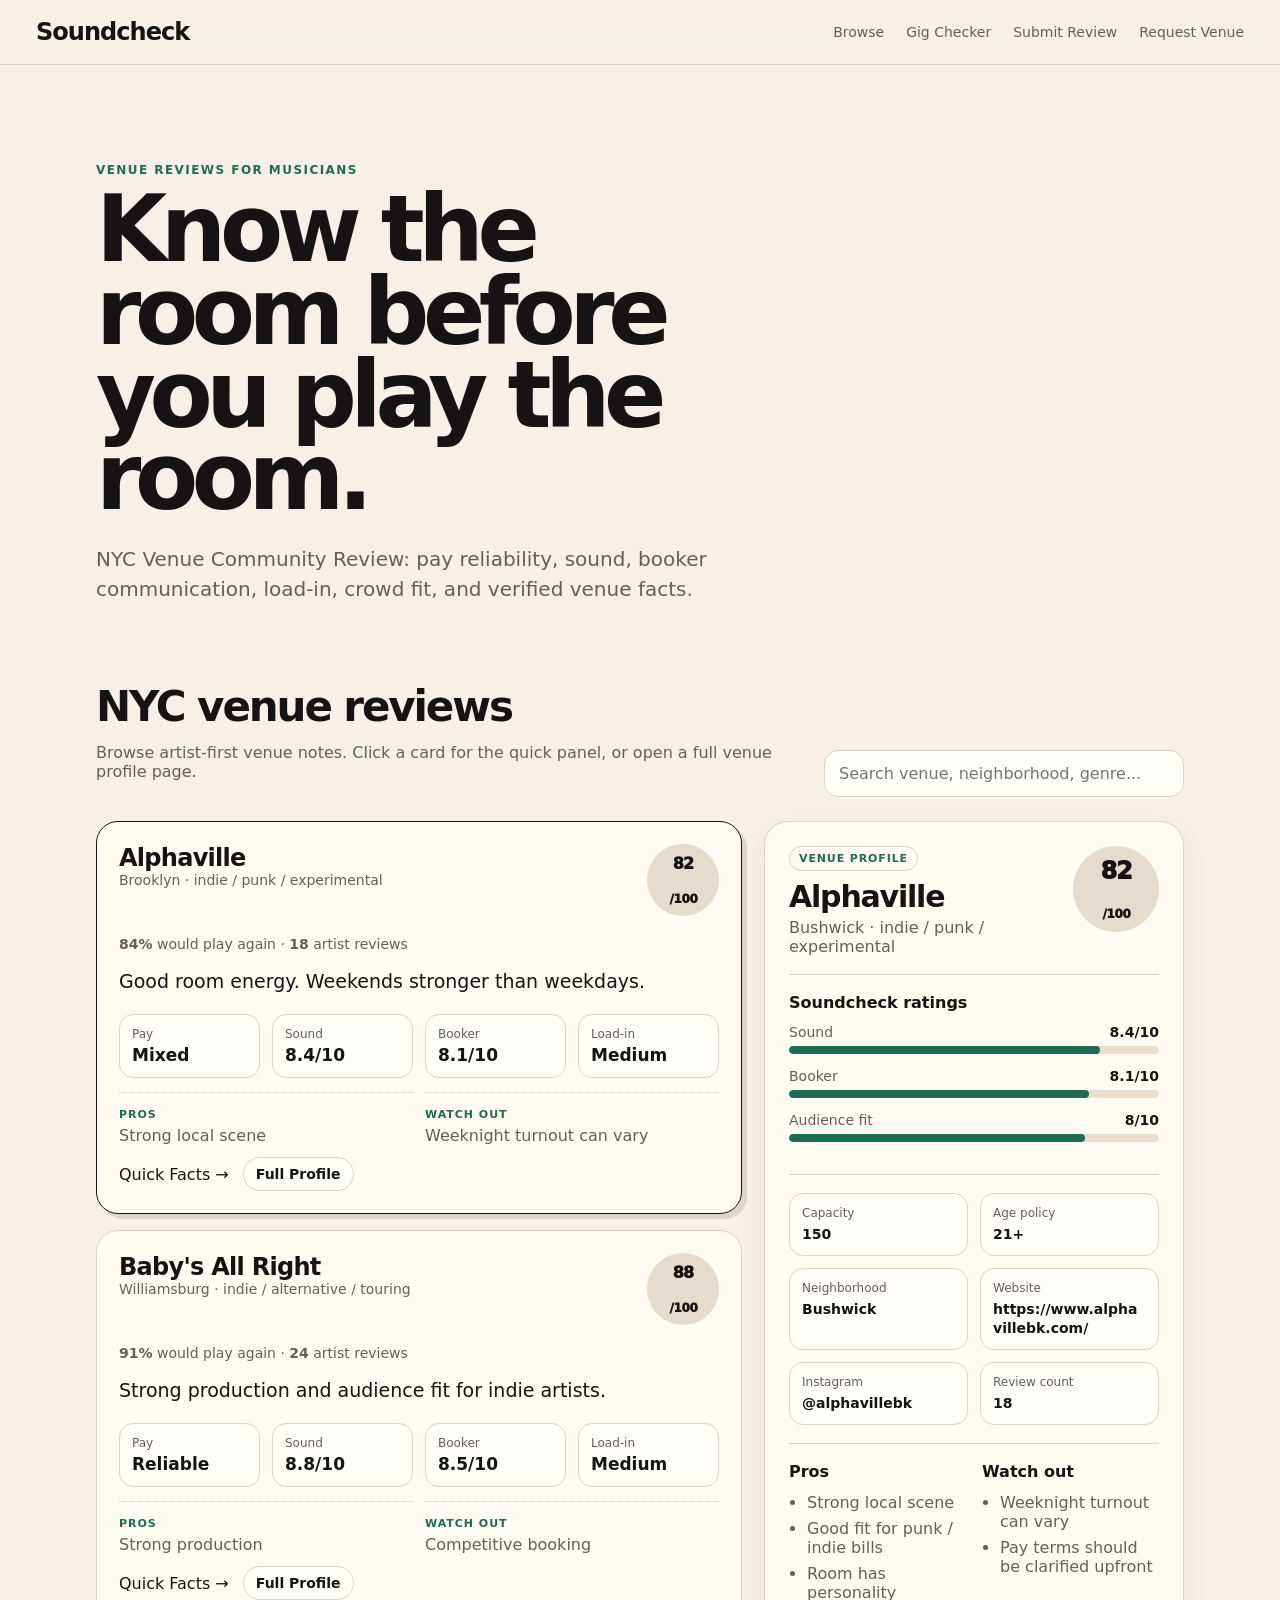
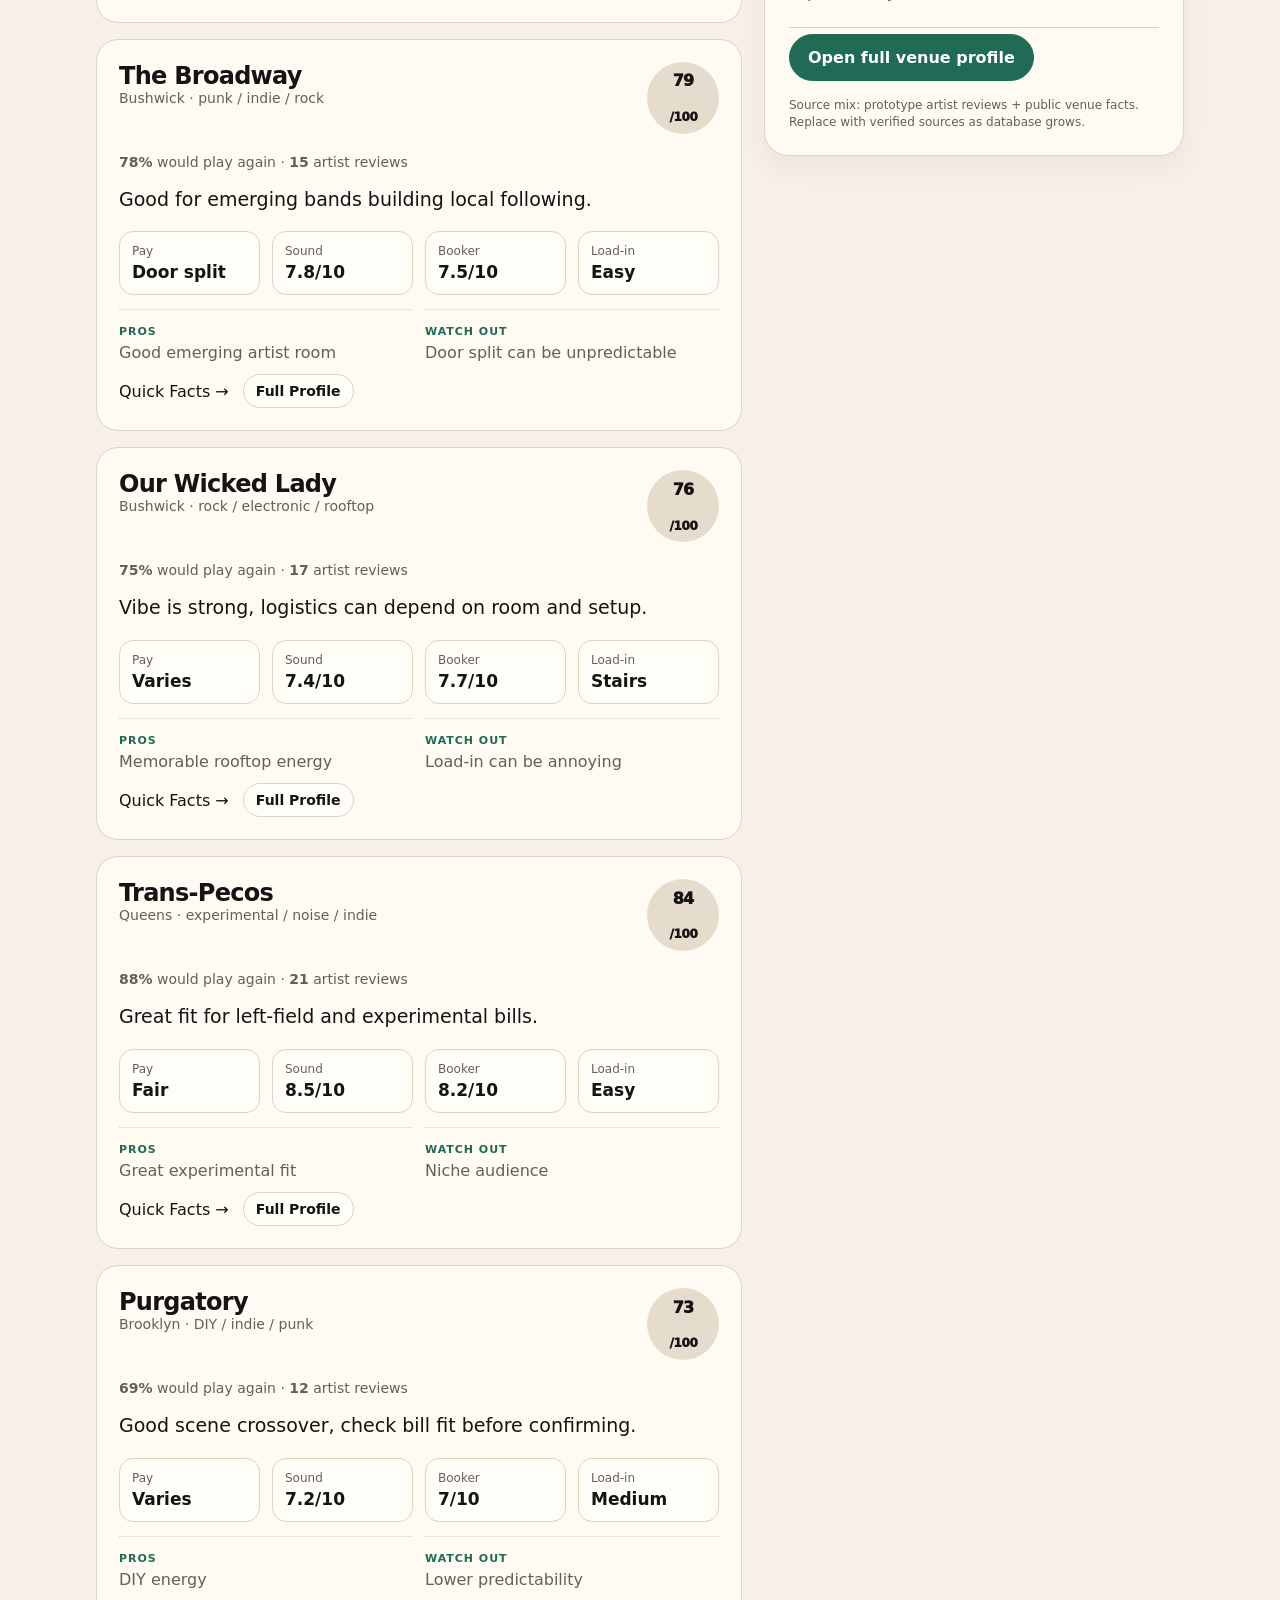
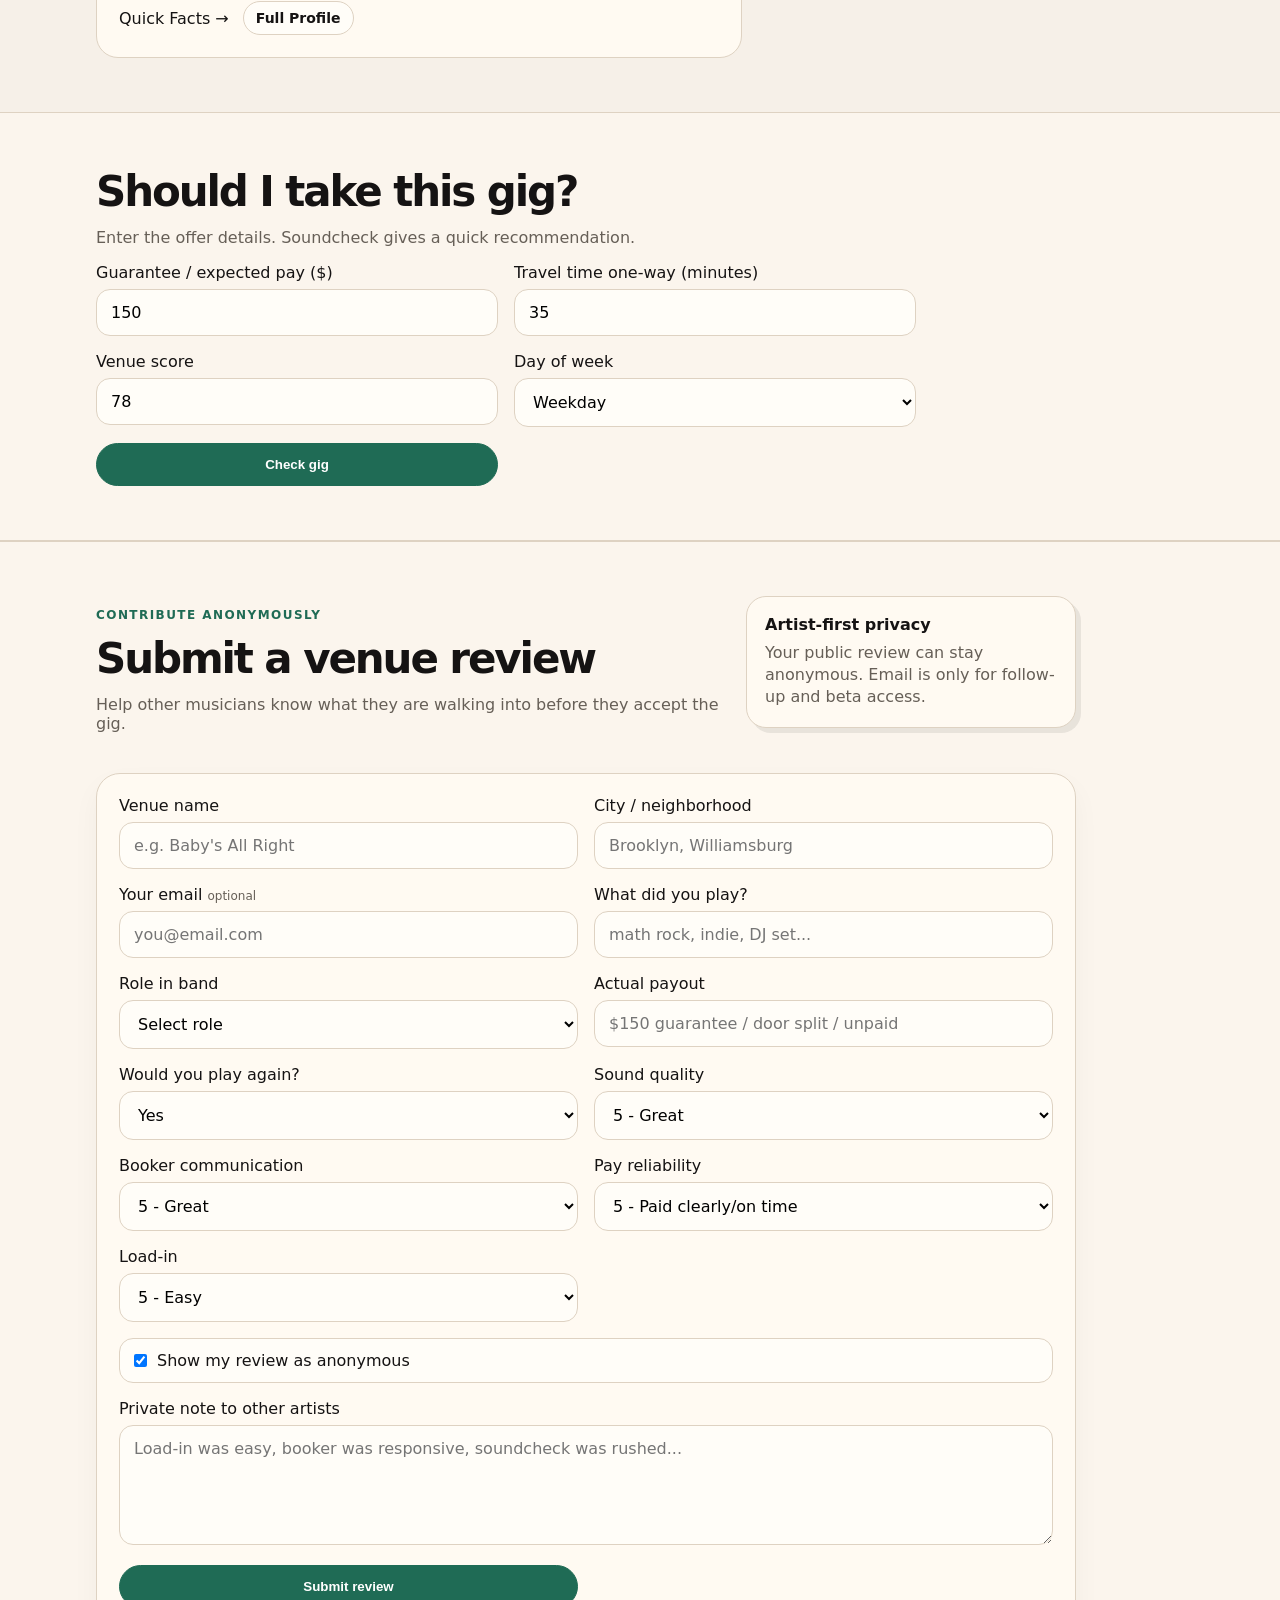
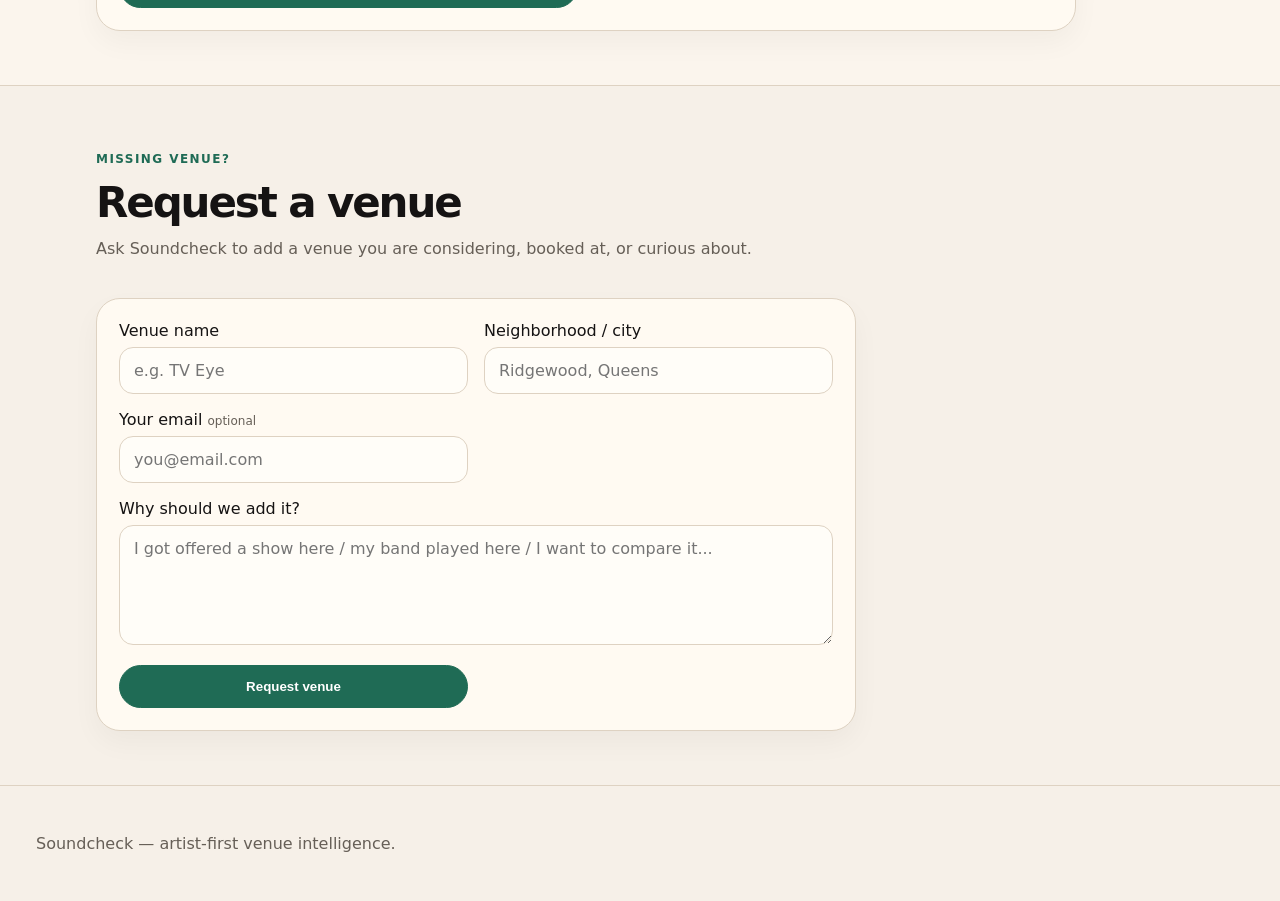
<file: index.html>
<!DOCTYPE html>
<html lang="en">
<head>
  <meta charset="UTF-8" />
  <meta name="viewport" content="width=device-width, initial-scale=1.0" />
  <title>Soundcheck — Know the room before you play the room</title>
  <link rel="stylesheet" href="styles.css" />
</head>
<body>
  <header class="nav">
    <div class="brand">Soundcheck</div>
    <nav>
      <a href="#venues">Browse</a>
      <a href="#gig-checker">Gig Checker</a>
      <a href="#submit">Submit Review</a>
      <a href="#request">Request Venue</a>
    </nav>
  </header>

  <section class="hero compact-hero">
    <div>
      <p class="eyebrow">Venue reviews for musicians</p>
      <h1>Know the room before you play the room.</h1>
      <p class="subhead">NYC Venue Community Review: pay reliability, sound, booker communication, load-in, crowd fit, and verified venue facts.</p>
    </div>
  </section>

  <section id="venues" class="section browse-section">
    <div class="section-header browse-header">
      <div>
        <h2>NYC venue reviews</h2>
        <p class="section-copy">Browse artist-first venue notes. Click a card for the quick panel, or open a full venue profile page.</p>
      </div>
      <input id="search" type="text" placeholder="Search venue, neighborhood, genre..." />
    </div>

    <div class="browse-layout">
      <div id="venueGrid" class="venue-list"></div>
      <aside id="venueFacts" class="facts-panel">
        <div class="panel-empty">
          <div class="panel-badge">Facts</div>
          <h3>Select a venue</h3>
          <p>Venue facts, review themes, and decision notes will appear here.</p>
        </div>
      </aside>
    </div>
  </section>

  <section id="gig-checker" class="section checker-section">
    <h2>Should I take this gig?</h2>
    <p class="section-copy">Enter the offer details. Soundcheck gives a quick recommendation.</p>
    <form id="gigForm" class="checker-form">
      <label>Guarantee / expected pay ($)<input id="pay" type="number" value="150" /></label>
      <label>Travel time one-way (minutes)<input id="travel" type="number" value="35" /></label>
      <label>Venue score<input id="venueScore" type="number" value="78" min="0" max="100" /></label>
      <label>Day of week
        <select id="day">
          <option value="weekday">Weekday</option>
          <option value="weekend">Weekend</option>
        </select>
      </label>
      <button class="button primary" type="submit">Check gig</button>
    </form>
    <div id="gigResult" class="result-card hidden"></div>
  </section>

  <section id="submit" class="section submit-section">
    <div class="form-intro">
      <div>
        <p class="eyebrow">Contribute anonymously</p>
        <h2>Submit a venue review</h2>
        <p class="section-copy">Help other musicians know what they are walking into before they accept the gig.</p>
      </div>
      <div class="privacy-card">
        <strong>Artist-first privacy</strong>
        <p>Your public review can stay anonymous. Email is only for follow-up and beta access.</p>
      </div>
    </div>

    <form id="reviewForm" class="review-form glass-form">
      <label>Venue name<input id="reviewVenue" type="text" placeholder="e.g. Baby's All Right" required /></label>
      <label>City / neighborhood<input id="reviewLocation" type="text" placeholder="Brooklyn, Williamsburg" /></label>
      <label>Your email <span class="optional">optional</span><input id="reviewEmail" type="email" placeholder="you@email.com" /></label>
      <label>What did you play?<input id="reviewGenre" type="text" placeholder="math rock, indie, DJ set..." /></label>
      <label>
        Role in band
        <select id="role">
          <option value="">Select role</option>
          <option>Vocalist</option>
          <option>Guitarist</option>
          <option>Bassist</option>
          <option>Drummer</option>
          <option>Keyboardist</option>
          <option>DJ</option>
          <option>Producer</option>
          <option>Band Leader</option>
          <option>Tour Manager</option>
          <option>Sound Engineer</option>
          <option>Other</option>
        </select>
      </label>
      <label>Actual payout<input id="reviewPayout" type="text" placeholder="$150 guarantee / door split / unpaid" /></label>
      <label>Would you play again?
        <select id="reviewAgain">
          <option>Yes</option>
          <option>Maybe</option>
          <option>No</option>
        </select>
      </label>
      <label>Sound quality
        <select id="reviewSound"><option>5 - Great</option><option>4 - Good</option><option>3 - Okay</option><option>2 - Rough</option><option>1 - Bad</option></select>
      </label>
      <label>Booker communication
        <select id="reviewBooker"><option>5 - Great</option><option>4 - Good</option><option>3 - Okay</option><option>2 - Rough</option><option>1 - Bad</option></select>
      </label>
      <label>Pay reliability
        <select id="reviewPay"><option>5 - Paid clearly/on time</option><option>4 - Mostly clear</option><option>3 - Mixed</option><option>2 - Unclear</option><option>1 - Problematic</option></select>
      </label>
      <label>Load-in
        <select id="reviewLoadin"><option>5 - Easy</option><option>4 - Fine</option><option>3 - Medium</option><option>2 - Annoying</option><option>1 - Bad</option></select>
      </label>

      <label class="checkbox-row"><input id="anonymous" type="checkbox" checked /> Show my review as anonymous</label>
      <label class="full-span">Private note to other artists<textarea id="reviewNote" placeholder="Load-in was easy, booker was responsive, soundcheck was rushed..."></textarea></label>
      <button class="button primary" type="submit">Submit review</button>
      <div id="reviewSuccess" class="inline-success hidden">Review saved in prototype mode. Next step: connect this to Airtable or Supabase.</div>
    </form>
  </section>

  <section id="request" class="section request-section">
    <div class="form-intro">
      <div>
        <p class="eyebrow">Missing venue?</p>
        <h2>Request a venue</h2>
        <p class="section-copy">Ask Soundcheck to add a venue you are considering, booked at, or curious about.</p>
      </div>
    </div>

    <form id="requestForm" class="request-form glass-form">
      <label>Venue name<input id="requestVenue" type="text" placeholder="e.g. TV Eye" required /></label>
      <label>Neighborhood / city<input id="requestLocation" type="text" placeholder="Ridgewood, Queens" /></label>
      <label>Your email <span class="optional">optional</span><input id="requestEmail" type="email" placeholder="you@email.com" /></label>
      <label>Why should we add it?<textarea id="requestReason" placeholder="I got offered a show here / my band played here / I want to compare it..."></textarea></label>
      <button class="button primary" type="submit">Request venue</button>
      <div id="requestSuccess" class="inline-success hidden">Venue request saved in prototype mode.</div>
    </form>
  </section>

  <footer>
    <p>Soundcheck — artist-first venue intelligence.</p>
  </footer>

  <script src="script.js"></script>
</body>
</html>
</file>
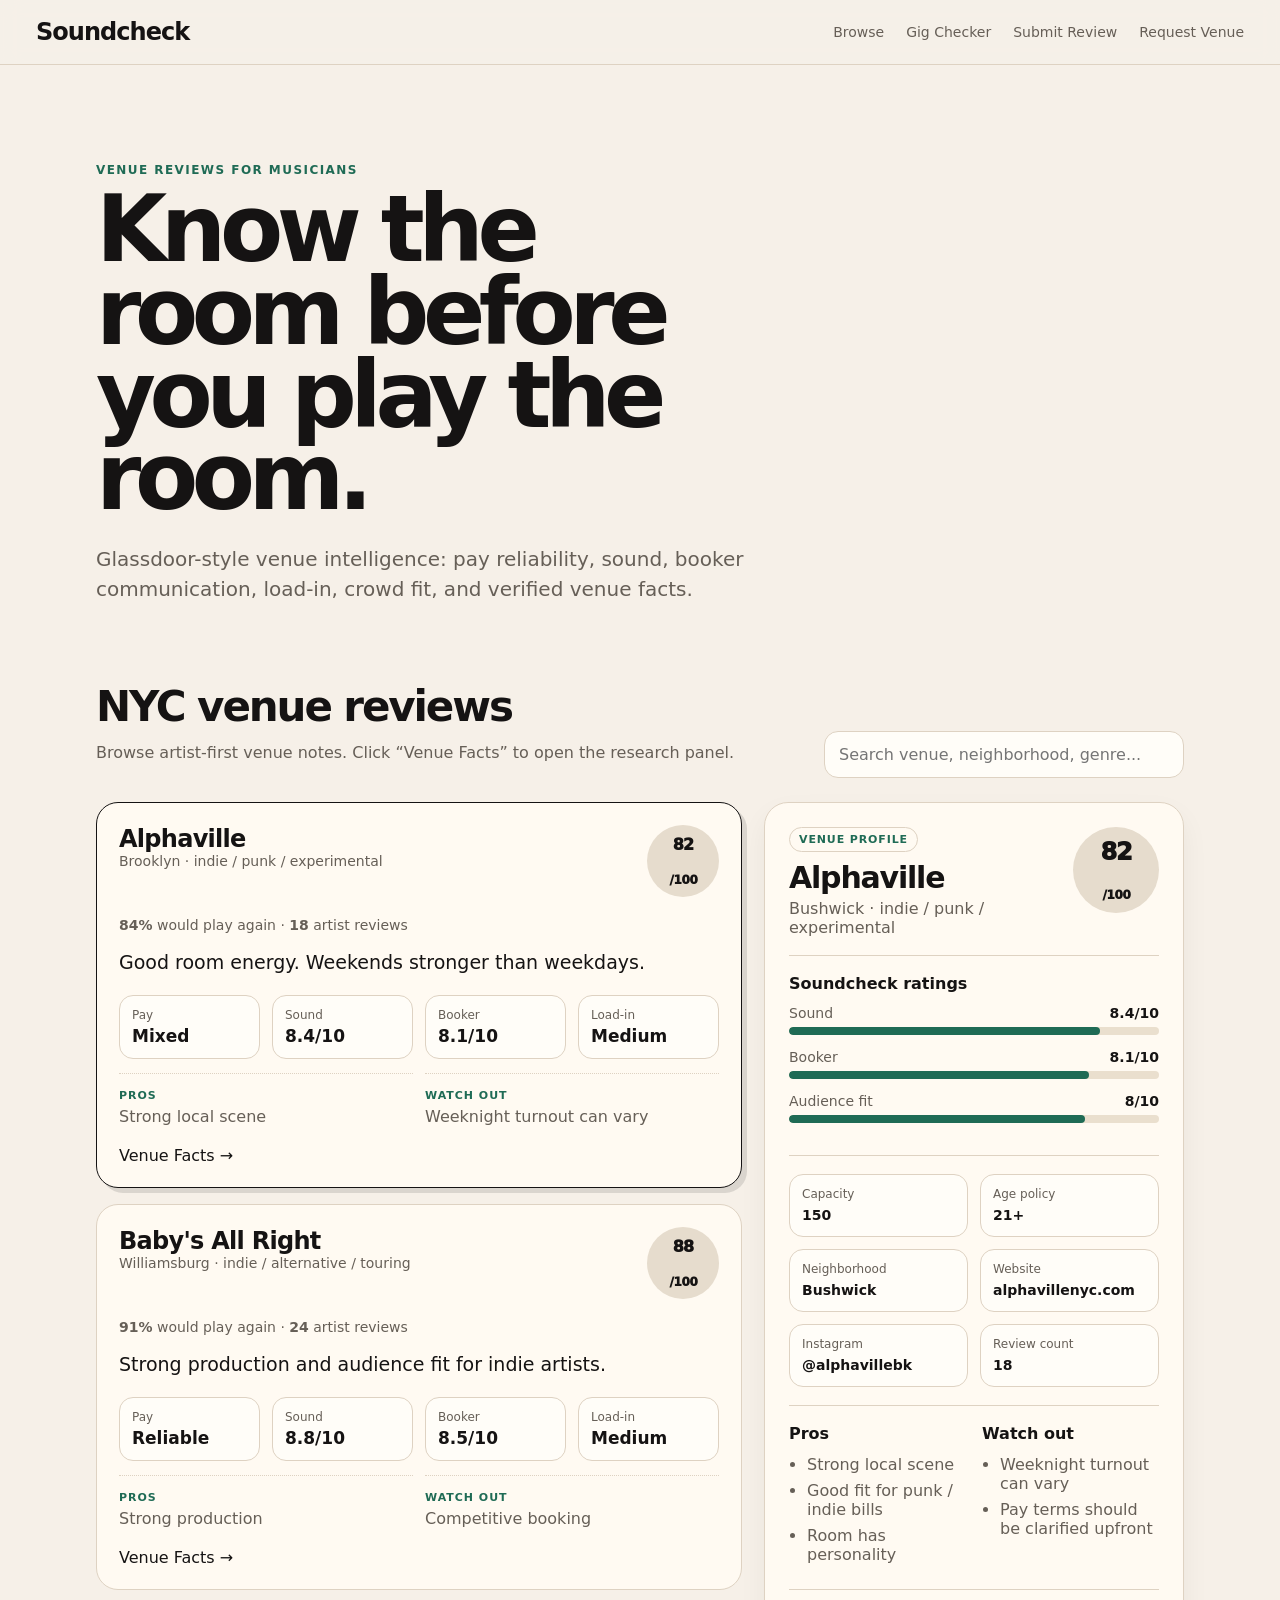
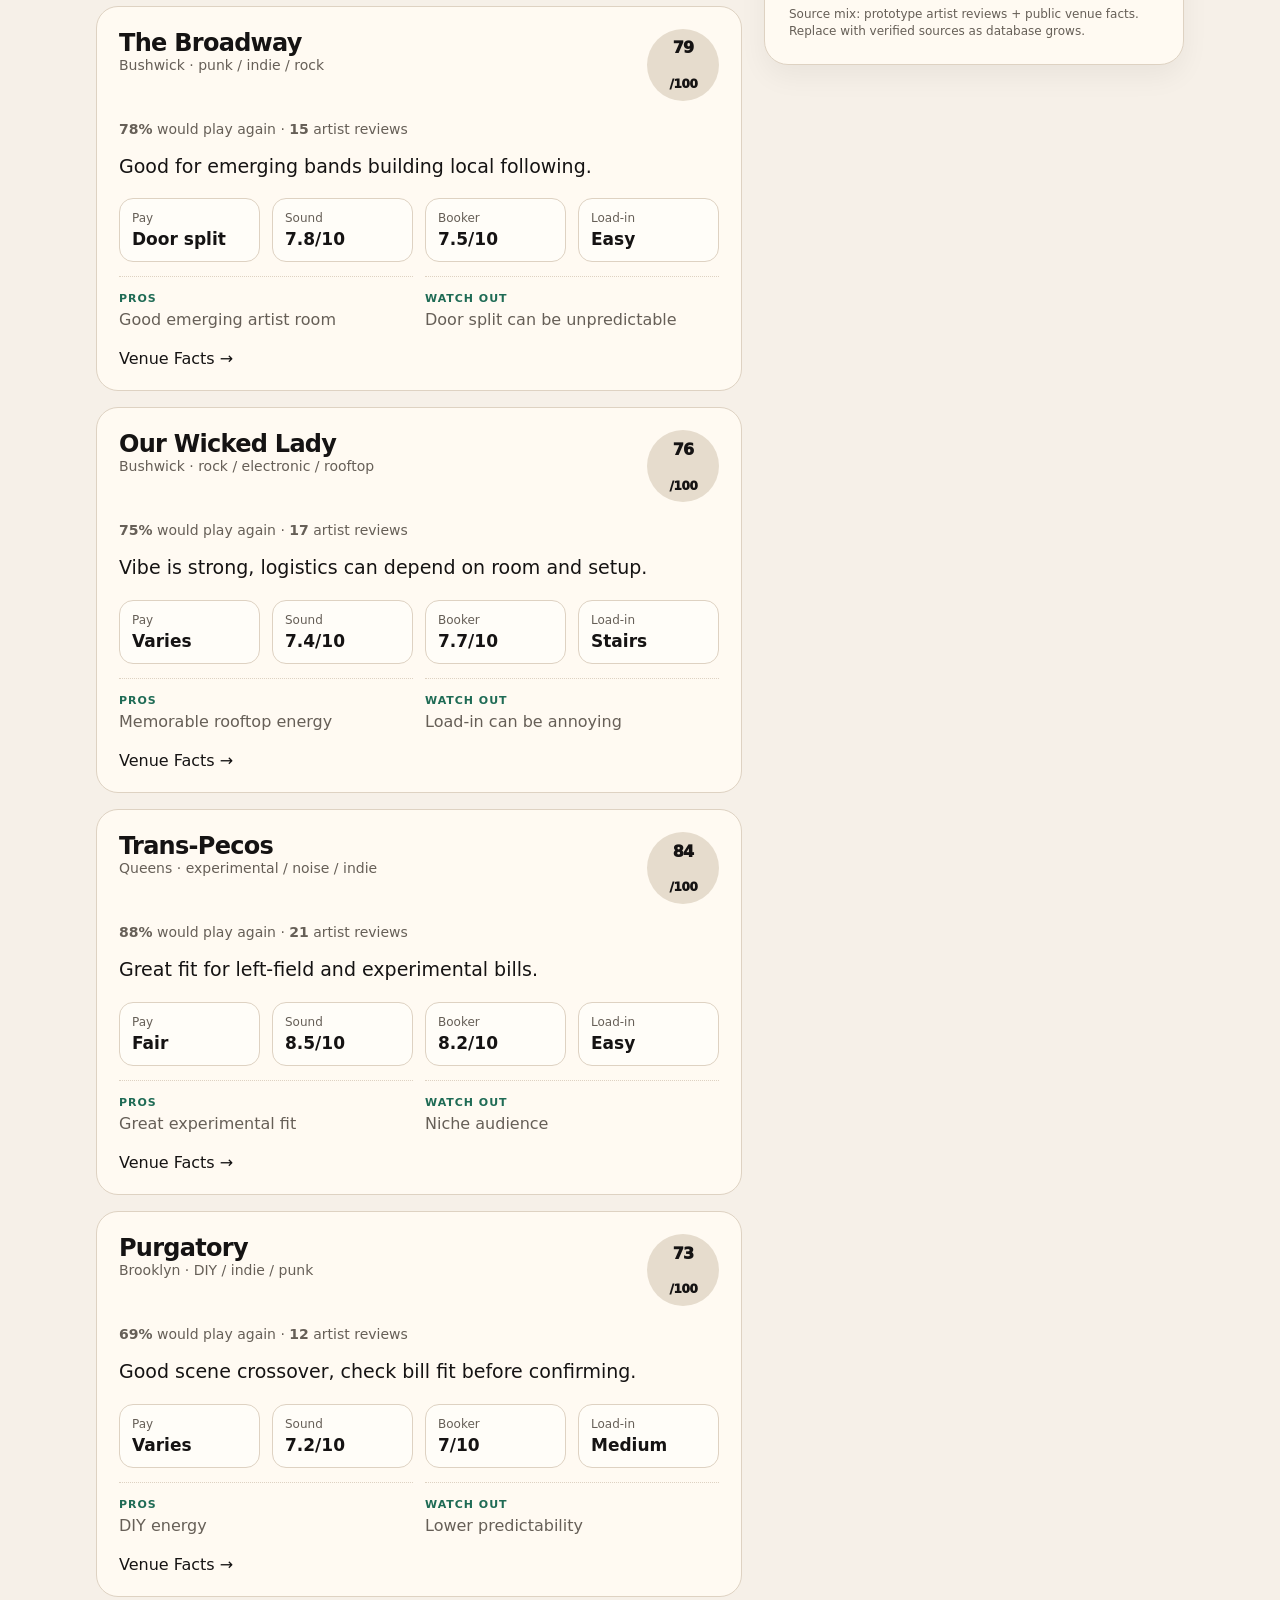
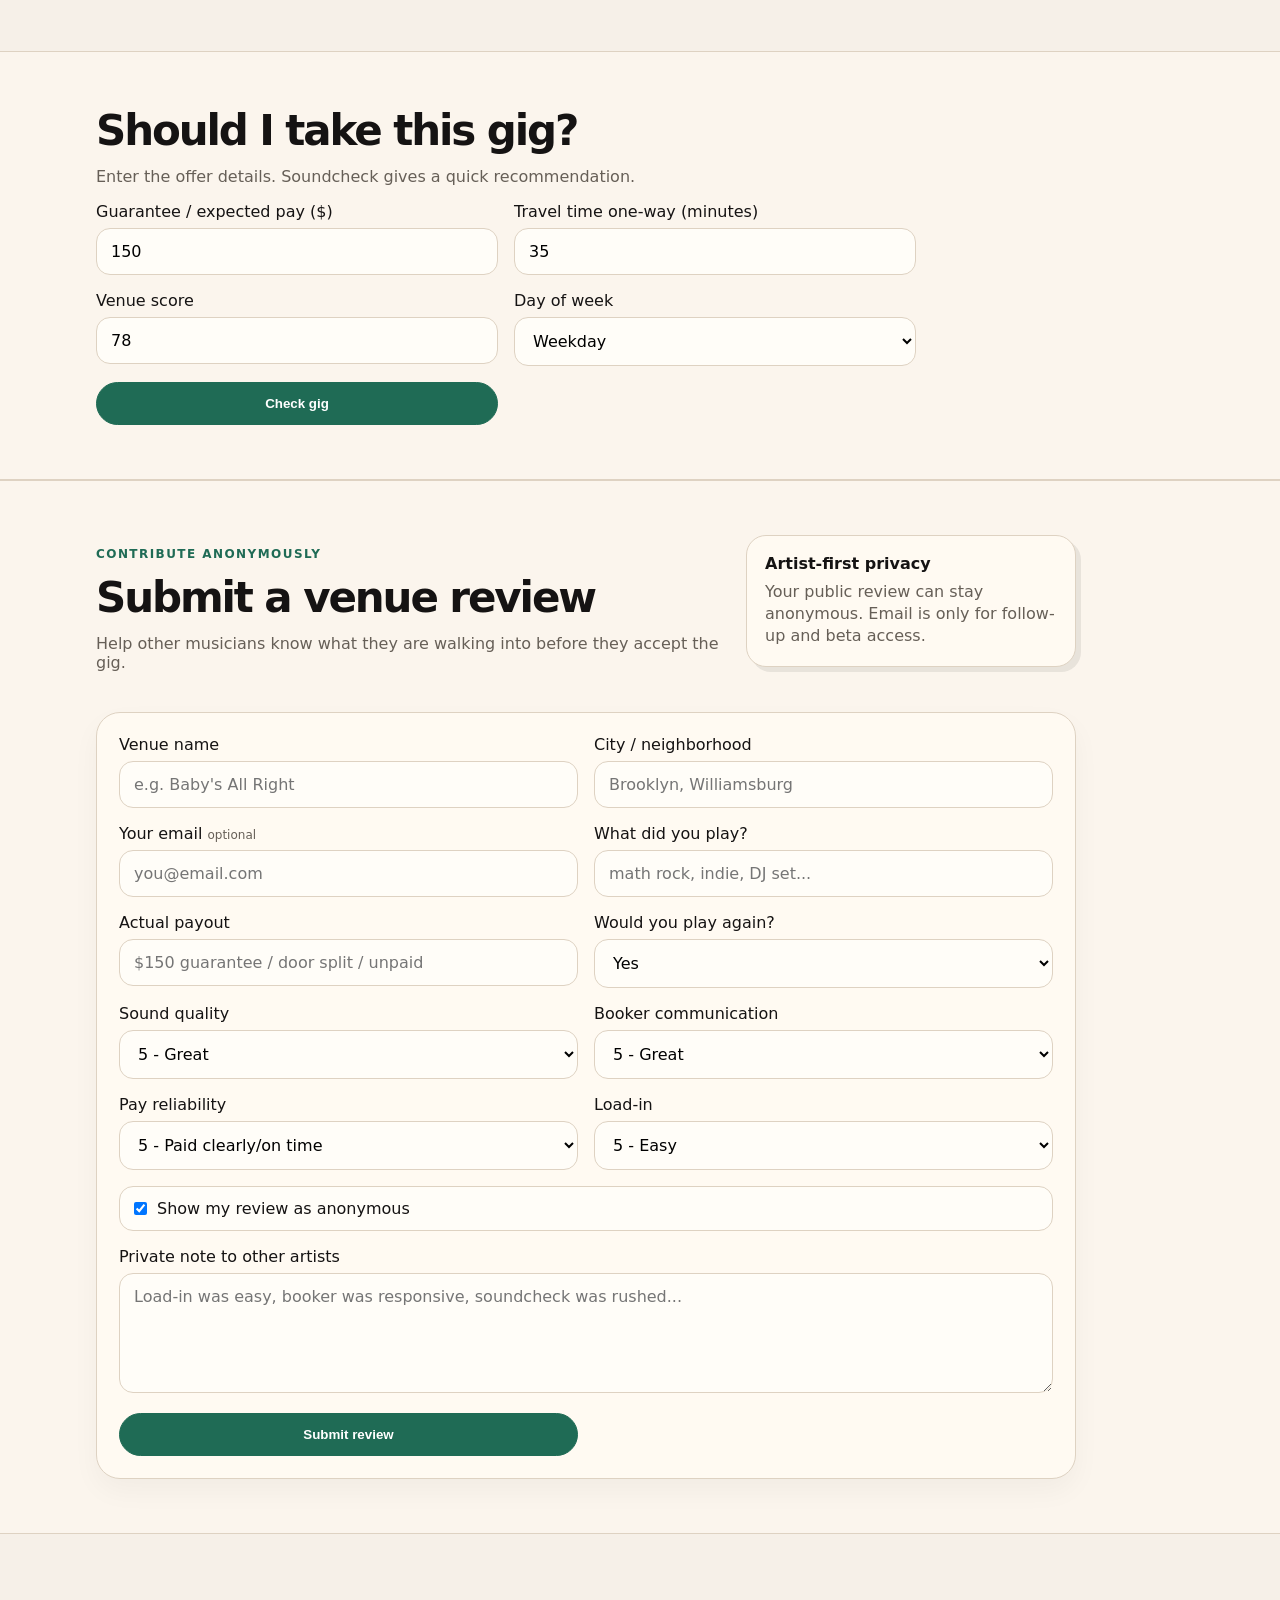
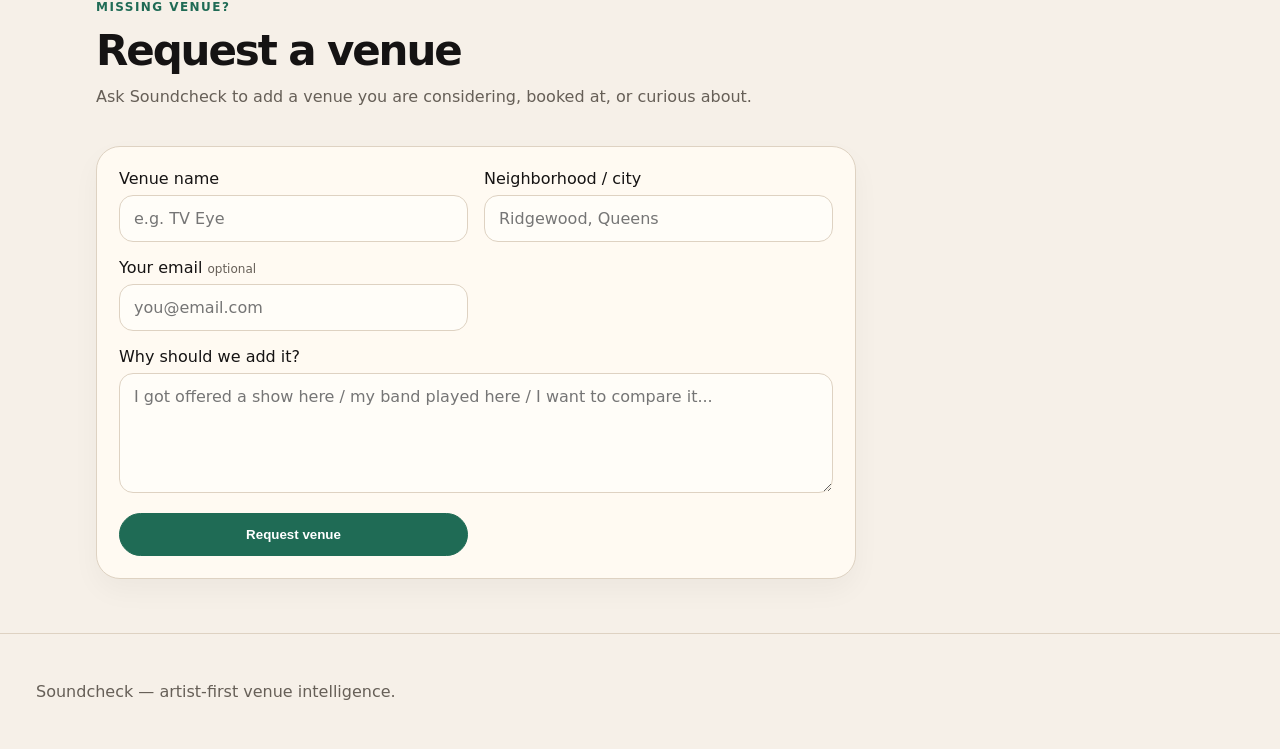
<file: mvp/index.html>
<!DOCTYPE html>
<html lang="en">
<head>
  <meta charset="UTF-8" />
  <meta name="viewport" content="width=device-width, initial-scale=1.0" />
  <title>Soundcheck — Know the room before you play the room</title>
  <link rel="stylesheet" href="styles.css" />
</head>
<body>
  <header class="nav">
    <div class="brand">Soundcheck</div>
    <nav>
      <a href="#venues">Browse</a>
      <a href="#gig-checker">Gig Checker</a>
      <a href="#submit">Submit Review</a>
      <a href="#request">Request Venue</a>
    </nav>
  </header>

  <section class="hero compact-hero">
    <div>
      <p class="eyebrow">Venue reviews for musicians</p>
      <h1>Know the room before you play the room.</h1>
      <p class="subhead">Glassdoor-style venue intelligence: pay reliability, sound, booker communication, load-in, crowd fit, and verified venue facts.</p>
    </div>
  </section>

  <section id="venues" class="section browse-section">
    <div class="section-header browse-header">
      <div>
        <h2>NYC venue reviews</h2>
        <p class="section-copy">Browse artist-first venue notes. Click “Venue Facts” to open the research panel.</p>
      </div>
      <input id="search" type="text" placeholder="Search venue, neighborhood, genre..." />
    </div>

    <div class="browse-layout">
      <div id="venueGrid" class="venue-list"></div>
      <aside id="venueFacts" class="facts-panel">
        <div class="panel-empty">
          <div class="panel-badge">Facts</div>
          <h3>Select a venue</h3>
          <p>Venue facts, review themes, and decision notes will appear here.</p>
        </div>
      </aside>
    </div>
  </section>

  <section id="gig-checker" class="section checker-section">
    <h2>Should I take this gig?</h2>
    <p class="section-copy">Enter the offer details. Soundcheck gives a quick recommendation.</p>
    <form id="gigForm" class="checker-form">
      <label>Guarantee / expected pay ($)<input id="pay" type="number" value="150" /></label>
      <label>Travel time one-way (minutes)<input id="travel" type="number" value="35" /></label>
      <label>Venue score<input id="venueScore" type="number" value="78" min="0" max="100" /></label>
      <label>Day of week
        <select id="day">
          <option value="weekday">Weekday</option>
          <option value="weekend">Weekend</option>
        </select>
      </label>
      <button class="button primary" type="submit">Check gig</button>
    </form>
    <div id="gigResult" class="result-card hidden"></div>
  </section>

  <section id="submit" class="section submit-section">
    <div class="form-intro">
      <div>
        <p class="eyebrow">Contribute anonymously</p>
        <h2>Submit a venue review</h2>
        <p class="section-copy">Help other musicians know what they are walking into before they accept the gig.</p>
      </div>
      <div class="privacy-card">
        <strong>Artist-first privacy</strong>
        <p>Your public review can stay anonymous. Email is only for follow-up and beta access.</p>
      </div>
    </div>

    <form id="reviewForm" class="review-form glass-form">
      <label>Venue name<input id="reviewVenue" type="text" placeholder="e.g. Baby's All Right" required /></label>
      <label>City / neighborhood<input id="reviewLocation" type="text" placeholder="Brooklyn, Williamsburg" /></label>
      <label>Your email <span class="optional">optional</span><input id="reviewEmail" type="email" placeholder="you@email.com" /></label>
      <label>What did you play?<input id="reviewGenre" type="text" placeholder="math rock, indie, DJ set..." /></label>

      <label>Actual payout<input id="reviewPayout" type="text" placeholder="$150 guarantee / door split / unpaid" /></label>
      <label>Would you play again?
        <select id="reviewAgain">
          <option>Yes</option>
          <option>Maybe</option>
          <option>No</option>
        </select>
      </label>
      <label>Sound quality
        <select id="reviewSound"><option>5 - Great</option><option>4 - Good</option><option>3 - Okay</option><option>2 - Rough</option><option>1 - Bad</option></select>
      </label>
      <label>Booker communication
        <select id="reviewBooker"><option>5 - Great</option><option>4 - Good</option><option>3 - Okay</option><option>2 - Rough</option><option>1 - Bad</option></select>
      </label>
      <label>Pay reliability
        <select id="reviewPay"><option>5 - Paid clearly/on time</option><option>4 - Mostly clear</option><option>3 - Mixed</option><option>2 - Unclear</option><option>1 - Problematic</option></select>
      </label>
      <label>Load-in
        <select id="reviewLoadin"><option>5 - Easy</option><option>4 - Fine</option><option>3 - Medium</option><option>2 - Annoying</option><option>1 - Bad</option></select>
      </label>

      <label class="checkbox-row"><input id="anonymous" type="checkbox" checked /> Show my review as anonymous</label>
      <label class="full-span">Private note to other artists<textarea id="reviewNote" placeholder="Load-in was easy, booker was responsive, soundcheck was rushed..."></textarea></label>
      <button class="button primary" type="submit">Submit review</button>
      <div id="reviewSuccess" class="inline-success hidden">Review saved in prototype mode. Next step: connect this to Airtable or Supabase.</div>
    </form>
  </section>

  <section id="request" class="section request-section">
    <div class="form-intro">
      <div>
        <p class="eyebrow">Missing venue?</p>
        <h2>Request a venue</h2>
        <p class="section-copy">Ask Soundcheck to add a venue you are considering, booked at, or curious about.</p>
      </div>
    </div>

    <form id="requestForm" class="request-form glass-form">
      <label>Venue name<input id="requestVenue" type="text" placeholder="e.g. TV Eye" required /></label>
      <label>Neighborhood / city<input id="requestLocation" type="text" placeholder="Ridgewood, Queens" /></label>
      <label>Your email <span class="optional">optional</span><input id="requestEmail" type="email" placeholder="you@email.com" /></label>
      <label>Why should we add it?<textarea id="requestReason" placeholder="I got offered a show here / my band played here / I want to compare it..."></textarea></label>
      <button class="button primary" type="submit">Request venue</button>
      <div id="requestSuccess" class="inline-success hidden">Venue request saved in prototype mode.</div>
    </form>
  </section>

  <footer>
    <p>Soundcheck — artist-first venue intelligence.</p>
  </footer>

  <script src="script.js"></script>
</body>
</html>
</file>
<file: styles.css>
:root {
  --bg: #f6f0e8;
  --ink: #151313;
  --muted: #665f57;
  --card: #fffaf2;
  --line: #ded2c2;
  --accent: #1f6b55;
  --accent-dark: #124334;
  --warning: #d88a24;
}
* { box-sizing: border-box; }
body { margin: 0; font-family: Inter, ui-sans-serif, system-ui, -apple-system, BlinkMacSystemFont, "Segoe UI", sans-serif; background: var(--bg); color: var(--ink); }
a { color: inherit; text-decoration: none; }
.nav { position: sticky; top: 0; z-index: 10; display: flex; justify-content: space-between; align-items: center; padding: 18px 36px; background: rgba(246,240,232,.9); backdrop-filter: blur(10px); border-bottom: 1px solid var(--line); }
.brand { font-weight: 900; font-size: 24px; letter-spacing: -0.04em; }
.nav nav { display: flex; gap: 22px; font-size: 14px; color: var(--muted); }
.hero { display: grid; grid-template-columns: 1.4fr .7fr; gap: 40px; align-items: center; padding: 86px 36px 70px; max-width: 1160px; margin: auto; }
.eyebrow { text-transform: uppercase; letter-spacing: .12em; font-size: 12px; font-weight: 800; color: var(--accent); }
h1 { font-size: clamp(48px, 8vw, 92px); line-height: .9; letter-spacing: -0.07em; margin: 12px 0 24px; }
.subhead { font-size: 20px; line-height: 1.5; color: var(--muted); max-width: 720px; }
.hero-actions { display: flex; gap: 14px; margin-top: 28px; flex-wrap: wrap; }
.button { border: 1px solid var(--ink); padding: 13px 18px; border-radius: 999px; font-weight: 800; cursor: pointer; display: inline-block; }
.primary { background: var(--accent); color: white; border-color: var(--accent); }
.primary:hover { background: var(--accent-dark); }
.secondary { background: transparent; }
.score-card { background: var(--card); border: 1px solid var(--line); border-radius: 28px; padding: 30px; box-shadow: 10px 10px 0 #151313; transform: rotate(1deg); }
.label { color: var(--muted); font-size: 13px; font-weight: 800; text-transform: uppercase; letter-spacing: .08em; }
.score { font-size: 96px; font-weight: 950; letter-spacing: -0.08em; color: var(--accent); }
.section { padding: 54px 36px; max-width: 1160px; margin: auto; }
.section-header { display: flex; justify-content: space-between; align-items: center; gap: 18px; margin-bottom: 24px; }
h2 { font-size: 42px; letter-spacing: -0.05em; margin: 0 0 12px; }
.section-copy { color: var(--muted); margin-top: 0; }
input, select, textarea { width: 100%; padding: 13px 14px; border: 1px solid var(--line); border-radius: 14px; background: #fffdf8; font: inherit; margin-top: 7px; }
#search { max-width: 360px; }
.venue-grid { display: grid; grid-template-columns: repeat(3, minmax(0,1fr)); gap: 18px; }
.venue-card { background: var(--card); border: 1px solid var(--line); border-radius: 22px; padding: 22px; display: flex; flex-direction: column; gap: 12px; }
.venue-top { display: flex; justify-content: space-between; gap: 12px; }
.venue-card h3 { font-size: 24px; margin: 0; letter-spacing: -0.03em; }
.pill { background: #e6dccd; padding: 7px 10px; border-radius: 999px; font-size: 12px; font-weight: 800; white-space: nowrap; }
.meta { color: var(--muted); font-size: 14px; }
.metrics { display: grid; gap: 8px; }
.metric { display: flex; justify-content: space-between; border-bottom: 1px dotted var(--line); padding-bottom: 6px; font-size: 14px; }
.checker-section, .submit-section { background: rgba(255,250,242,.55); border-top: 1px solid var(--line); border-bottom: 1px solid var(--line); max-width: none; padding-left: calc((100vw - 1160px)/2 + 36px); padding-right: calc((100vw - 1160px)/2 + 36px); }
.checker-form, .review-form { display: grid; grid-template-columns: repeat(2, minmax(0,1fr)); gap: 16px; max-width: 820px; }
.review-form label:last-of-type { grid-column: 1 / -1; }
textarea { min-height: 120px; }
.result-card { margin-top: 24px; max-width: 720px; background: var(--card); border: 1px solid var(--line); border-radius: 22px; padding: 22px; }
.result-card h3 { font-size: 32px; margin: 0 0 8px; }
.hidden { display: none; }
footer { padding: 32px 36px; color: var(--muted); border-top: 1px solid var(--line); }
@media (max-width: 800px) { .hero, .venue-grid, .checker-form, .review-form { grid-template-columns: 1fr; } .section-header { align-items: flex-start; flex-direction: column; } #search { max-width: 100%; } .nav { padding: 16px 20px; } .nav nav { display: none; } }

/* Glassdoor-style browse view */
.compact-hero { padding-bottom: 30px; }
.compact-hero h1 { max-width: 920px; }
.browse-section { padding-top: 28px; }
.browse-header { align-items: flex-end; }
.browse-layout { display: grid; grid-template-columns: minmax(0, 1fr) 420px; gap: 22px; align-items: start; }
.venue-list { display: grid; grid-template-columns: 1fr; gap: 16px; }
.glass-card { cursor: pointer; transition: transform .16s ease, border-color .16s ease, box-shadow .16s ease; }
.glass-card:hover { transform: translateY(-2px); border-color: #c7b9a6; box-shadow: 0 10px 22px rgba(21,19,19,.06); }
.glass-card.selected { border-color: var(--ink); box-shadow: 5px 5px 0 rgba(21,19,19,.12); }
.score-bubble { width: 72px; height: 72px; background: #e6dccd; border-radius: 50%; display: grid; place-items: center; font-weight: 950; letter-spacing: -0.05em; flex: 0 0 auto; }
.score-bubble span { font-size: 12px; letter-spacing: -0.03em; margin-left: 1px; }
.score-bubble.large { width: 86px; height: 86px; font-size: 24px; }
.review-summary { color: var(--muted); font-size: 14px; padding: 8px 0 2px; }
.venue-note { font-size: 19px; line-height: 1.25; margin: 4px 0 8px; max-width: 640px; }
.compact-metrics { grid-template-columns: repeat(4, minmax(0,1fr)); gap: 12px; }
.compact-metrics .metric { display: block; border-bottom: 0; background: #fffdf8; border: 1px solid var(--line); border-radius: 14px; padding: 12px; }
.compact-metrics .metric span { display: block; color: var(--muted); font-size: 12px; margin-bottom: 4px; }
.compact-metrics .metric strong { font-size: 17px; }
.pros-cons { display: grid; grid-template-columns: 1fr 1fr; gap: 12px; margin-top: 2px; }
.pros-cons > div { border-top: 1px dotted var(--line); padding-top: 10px; }
.pros-cons p { margin: 4px 0 0; color: var(--muted); }
.mini-label { font-size: 11px; text-transform: uppercase; letter-spacing: .09em; font-weight: 900; color: var(--accent); }
.facts-link { align-self: flex-start; border: 0; background: transparent; color: var(--ink); font-weight: 900; padding: 8px 0 0; cursor: pointer; font: inherit; }
.facts-link:hover { text-decoration: underline; }
.facts-panel { position: sticky; top: 82px; background: var(--card); border: 1px solid var(--line); border-radius: 24px; padding: 24px; min-height: 520px; box-shadow: 0 12px 28px rgba(21,19,19,.05); }
.panel-empty h3, .facts-panel h3 { font-size: 30px; letter-spacing: -0.04em; margin: 8px 0 4px; }
.panel-empty p, .panel-header p { color: var(--muted); margin: 0; }
.panel-badge { display: inline-block; border: 1px solid var(--line); border-radius: 999px; padding: 5px 9px; font-size: 11px; font-weight: 900; text-transform: uppercase; letter-spacing: .08em; color: var(--accent); }
.panel-header { display: flex; justify-content: space-between; gap: 16px; padding-bottom: 18px; border-bottom: 1px solid var(--line); }
.panel-section { padding: 18px 0; border-bottom: 1px solid var(--line); }
.panel-section:last-child { border-bottom: 0; }
.panel-section h4 { margin: 0 0 12px; font-size: 16px; }
.rating-row { margin-bottom: 14px; }
.rating-label { display: flex; justify-content: space-between; font-size: 14px; margin-bottom: 6px; }
.rating-label span { color: var(--muted); }
.rating-track { height: 8px; border-radius: 999px; background: #eadfce; overflow: hidden; }
.rating-fill { height: 100%; border-radius: 999px; background: var(--accent); }
.fact-grid { display: grid; grid-template-columns: 1fr 1fr; gap: 12px; }
.fact-grid div { background: #fffdf8; border: 1px solid var(--line); border-radius: 14px; padding: 12px; }
.fact-grid span { display: block; color: var(--muted); font-size: 12px; margin-bottom: 4px; }
.fact-grid strong { font-size: 14px; overflow-wrap: anywhere; }
.two-col { display: grid; grid-template-columns: 1fr 1fr; gap: 16px; }
.two-col ul { margin: 0; padding-left: 18px; color: var(--muted); }
.two-col li { margin-bottom: 7px; }
.source-note { color: var(--muted); font-size: 12px; padding-top: 16px; line-height: 1.4; }

@media (max-width: 980px) {
  .browse-layout { grid-template-columns: 1fr; }
  .facts-panel { position: static; }
}
@media (max-width: 640px) {
  .compact-metrics, .pros-cons, .fact-grid, .two-col { grid-template-columns: 1fr; }
  .score-bubble { width: 62px; height: 62px; }
}

/* Review + request forms */
.form-intro { display: flex; justify-content: space-between; gap: 24px; align-items: flex-start; max-width: 980px; margin-bottom: 24px; }
.privacy-card { max-width: 330px; background: var(--card); border: 1px solid var(--line); border-radius: 20px; padding: 18px; box-shadow: 5px 5px 0 rgba(21,19,19,.08); }
.privacy-card p { color: var(--muted); margin: 8px 0 0; line-height: 1.4; }
.glass-form { background: var(--card); border: 1px solid var(--line); border-radius: 24px; padding: 22px; box-shadow: 0 12px 28px rgba(21,19,19,.04); }
.review-form.glass-form { max-width: 980px; }
.request-form { display: grid; grid-template-columns: repeat(2, minmax(0,1fr)); gap: 16px; max-width: 760px; }
.request-form label:last-of-type { grid-column: 1 / -1; }
.optional { color: var(--muted); font-weight: 500; font-size: 12px; }
.checkbox-row { grid-column: 1 / -1; display: flex; align-items: center; gap: 10px; background: #fffdf8; border: 1px solid var(--line); border-radius: 14px; padding: 12px 14px; }
.checkbox-row input { width: auto; margin: 0; }
.full-span { grid-column: 1 / -1; }
.inline-success { grid-column: 1 / -1; background: #e8f2ec; border: 1px solid #b8d5c6; color: var(--accent-dark); border-radius: 14px; padding: 13px 14px; font-weight: 800; }
.request-section { background: var(--bg); }
@media (max-width: 800px) { .form-intro, .request-form { display: block; } .privacy-card { margin-top: 16px; } .request-form label { display: block; margin-bottom: 14px; } }

/* Venue profile pages */
.card-actions { display: flex; align-items: center; gap: 14px; flex-wrap: wrap; }
.profile-link { font-weight: 900; border: 1px solid var(--line); border-radius: 999px; padding: 8px 12px; background: #fffdf8; font-size: 14px; }
.profile-link:hover { border-color: var(--ink); }
.full-profile-button { display: inline-block; margin-top: 6px; text-align: center; }
.profile-hero { display: grid; grid-template-columns: minmax(0,1fr) 320px; gap: 36px; align-items: end; padding: 62px 36px 36px; max-width: 1160px; margin: auto; }
.profile-hero h1 { margin-top: 18px; margin-bottom: 12px; }
.back-link { color: var(--muted); font-weight: 800; font-size: 14px; }
.back-link:hover { color: var(--ink); text-decoration: underline; }
.profile-summary { max-width: 720px; color: var(--ink); font-size: 22px; line-height: 1.35; }
.profile-actions { display: flex; gap: 12px; flex-wrap: wrap; margin-top: 24px; }
.profile-score-card { background: var(--card); border: 1px solid var(--line); border-radius: 28px; padding: 28px; box-shadow: 9px 9px 0 rgba(21,19,19,.18); }
.profile-score-card .score { font-size: 86px; }
.profile-score-card p { color: var(--muted); line-height: 1.45; }
.profile-grid-section { padding-top: 24px; }
.profile-grid { display: grid; grid-template-columns: minmax(0,1fr) 340px; gap: 22px; align-items: start; }
.profile-main { display: grid; gap: 18px; }
.profile-card { background: var(--card); border: 1px solid var(--line); border-radius: 24px; padding: 24px; box-shadow: 0 10px 24px rgba(21,19,19,.045); }
.profile-card h2 { font-size: 30px; margin-bottom: 18px; }
.profile-card h3 { margin: 8px 0 4px; font-size: 20px; letter-spacing: -0.02em; }
.profile-card h4 { margin-top: 0; }
.profile-card ul { color: var(--muted); padding-left: 18px; }
.profile-card li { margin-bottom: 8px; }
.sticky-card { position: sticky; top: 86px; }
.fact-grid.single { grid-template-columns: 1fr; }
.sidebar-button { margin-top: 16px; width: 100%; text-align: center; }
.reviews-header { display: flex; justify-content: space-between; gap: 16px; align-items: center; border-bottom: 1px solid var(--line); padding-bottom: 12px; margin-bottom: 12px; }
.reviews-header h2 { margin: 0; }
.reviews-header a { font-weight: 900; color: var(--accent); }
.review-list { display: grid; gap: 14px; }
.review-item { background: #fffdf8; border: 1px solid var(--line); border-radius: 18px; padding: 18px; }
.review-item p { line-height: 1.45; }
.review-stars { color: var(--warning); letter-spacing: .08em; font-size: 14px; font-weight: 900; }
@media (max-width: 900px) {
  .profile-hero, .profile-grid { grid-template-columns: 1fr; }
  .sticky-card { position: static; }
}
</file>
<file: mvp/styles.css>
:root {
  --bg: #f6f0e8;
  --ink: #151313;
  --muted: #665f57;
  --card: #fffaf2;
  --line: #ded2c2;
  --accent: #1f6b55;
  --accent-dark: #124334;
  --warning: #d88a24;
}
* { box-sizing: border-box; }
body { margin: 0; font-family: Inter, ui-sans-serif, system-ui, -apple-system, BlinkMacSystemFont, "Segoe UI", sans-serif; background: var(--bg); color: var(--ink); }
a { color: inherit; text-decoration: none; }
.nav { position: sticky; top: 0; z-index: 10; display: flex; justify-content: space-between; align-items: center; padding: 18px 36px; background: rgba(246,240,232,.9); backdrop-filter: blur(10px); border-bottom: 1px solid var(--line); }
.brand { font-weight: 900; font-size: 24px; letter-spacing: -0.04em; }
.nav nav { display: flex; gap: 22px; font-size: 14px; color: var(--muted); }
.hero { display: grid; grid-template-columns: 1.4fr .7fr; gap: 40px; align-items: center; padding: 86px 36px 70px; max-width: 1160px; margin: auto; }
.eyebrow { text-transform: uppercase; letter-spacing: .12em; font-size: 12px; font-weight: 800; color: var(--accent); }
h1 { font-size: clamp(48px, 8vw, 92px); line-height: .9; letter-spacing: -0.07em; margin: 12px 0 24px; }
.subhead { font-size: 20px; line-height: 1.5; color: var(--muted); max-width: 720px; }
.hero-actions { display: flex; gap: 14px; margin-top: 28px; flex-wrap: wrap; }
.button { border: 1px solid var(--ink); padding: 13px 18px; border-radius: 999px; font-weight: 800; cursor: pointer; display: inline-block; }
.primary { background: var(--accent); color: white; border-color: var(--accent); }
.primary:hover { background: var(--accent-dark); }
.secondary { background: transparent; }
.score-card { background: var(--card); border: 1px solid var(--line); border-radius: 28px; padding: 30px; box-shadow: 10px 10px 0 #151313; transform: rotate(1deg); }
.label { color: var(--muted); font-size: 13px; font-weight: 800; text-transform: uppercase; letter-spacing: .08em; }
.score { font-size: 96px; font-weight: 950; letter-spacing: -0.08em; color: var(--accent); }
.section { padding: 54px 36px; max-width: 1160px; margin: auto; }
.section-header { display: flex; justify-content: space-between; align-items: center; gap: 18px; margin-bottom: 24px; }
h2 { font-size: 42px; letter-spacing: -0.05em; margin: 0 0 12px; }
.section-copy { color: var(--muted); margin-top: 0; }
input, select, textarea { width: 100%; padding: 13px 14px; border: 1px solid var(--line); border-radius: 14px; background: #fffdf8; font: inherit; margin-top: 7px; }
#search { max-width: 360px; }
.venue-grid { display: grid; grid-template-columns: repeat(3, minmax(0,1fr)); gap: 18px; }
.venue-card { background: var(--card); border: 1px solid var(--line); border-radius: 22px; padding: 22px; display: flex; flex-direction: column; gap: 12px; }
.venue-top { display: flex; justify-content: space-between; gap: 12px; }
.venue-card h3 { font-size: 24px; margin: 0; letter-spacing: -0.03em; }
.pill { background: #e6dccd; padding: 7px 10px; border-radius: 999px; font-size: 12px; font-weight: 800; white-space: nowrap; }
.meta { color: var(--muted); font-size: 14px; }
.metrics { display: grid; gap: 8px; }
.metric { display: flex; justify-content: space-between; border-bottom: 1px dotted var(--line); padding-bottom: 6px; font-size: 14px; }
.checker-section, .submit-section { background: rgba(255,250,242,.55); border-top: 1px solid var(--line); border-bottom: 1px solid var(--line); max-width: none; padding-left: calc((100vw - 1160px)/2 + 36px); padding-right: calc((100vw - 1160px)/2 + 36px); }
.checker-form, .review-form { display: grid; grid-template-columns: repeat(2, minmax(0,1fr)); gap: 16px; max-width: 820px; }
.review-form label:last-of-type { grid-column: 1 / -1; }
textarea { min-height: 120px; }
.result-card { margin-top: 24px; max-width: 720px; background: var(--card); border: 1px solid var(--line); border-radius: 22px; padding: 22px; }
.result-card h3 { font-size: 32px; margin: 0 0 8px; }
.hidden { display: none; }
footer { padding: 32px 36px; color: var(--muted); border-top: 1px solid var(--line); }
@media (max-width: 800px) { .hero, .venue-grid, .checker-form, .review-form { grid-template-columns: 1fr; } .section-header { align-items: flex-start; flex-direction: column; } #search { max-width: 100%; } .nav { padding: 16px 20px; } .nav nav { display: none; } }

/* Glassdoor-style browse view */
.compact-hero { padding-bottom: 30px; }
.compact-hero h1 { max-width: 920px; }
.browse-section { padding-top: 28px; }
.browse-header { align-items: flex-end; }
.browse-layout { display: grid; grid-template-columns: minmax(0, 1fr) 420px; gap: 22px; align-items: start; }
.venue-list { display: grid; grid-template-columns: 1fr; gap: 16px; }
.glass-card { cursor: pointer; transition: transform .16s ease, border-color .16s ease, box-shadow .16s ease; }
.glass-card:hover { transform: translateY(-2px); border-color: #c7b9a6; box-shadow: 0 10px 22px rgba(21,19,19,.06); }
.glass-card.selected { border-color: var(--ink); box-shadow: 5px 5px 0 rgba(21,19,19,.12); }
.score-bubble { width: 72px; height: 72px; background: #e6dccd; border-radius: 50%; display: grid; place-items: center; font-weight: 950; letter-spacing: -0.05em; flex: 0 0 auto; }
.score-bubble span { font-size: 12px; letter-spacing: -0.03em; margin-left: 1px; }
.score-bubble.large { width: 86px; height: 86px; font-size: 24px; }
.review-summary { color: var(--muted); font-size: 14px; padding: 8px 0 2px; }
.venue-note { font-size: 19px; line-height: 1.25; margin: 4px 0 8px; max-width: 640px; }
.compact-metrics { grid-template-columns: repeat(4, minmax(0,1fr)); gap: 12px; }
.compact-metrics .metric { display: block; border-bottom: 0; background: #fffdf8; border: 1px solid var(--line); border-radius: 14px; padding: 12px; }
.compact-metrics .metric span { display: block; color: var(--muted); font-size: 12px; margin-bottom: 4px; }
.compact-metrics .metric strong { font-size: 17px; }
.pros-cons { display: grid; grid-template-columns: 1fr 1fr; gap: 12px; margin-top: 2px; }
.pros-cons > div { border-top: 1px dotted var(--line); padding-top: 10px; }
.pros-cons p { margin: 4px 0 0; color: var(--muted); }
.mini-label { font-size: 11px; text-transform: uppercase; letter-spacing: .09em; font-weight: 900; color: var(--accent); }
.facts-link { align-self: flex-start; border: 0; background: transparent; color: var(--ink); font-weight: 900; padding: 8px 0 0; cursor: pointer; font: inherit; }
.facts-link:hover { text-decoration: underline; }
.facts-panel { position: sticky; top: 82px; background: var(--card); border: 1px solid var(--line); border-radius: 24px; padding: 24px; min-height: 520px; box-shadow: 0 12px 28px rgba(21,19,19,.05); }
.panel-empty h3, .facts-panel h3 { font-size: 30px; letter-spacing: -0.04em; margin: 8px 0 4px; }
.panel-empty p, .panel-header p { color: var(--muted); margin: 0; }
.panel-badge { display: inline-block; border: 1px solid var(--line); border-radius: 999px; padding: 5px 9px; font-size: 11px; font-weight: 900; text-transform: uppercase; letter-spacing: .08em; color: var(--accent); }
.panel-header { display: flex; justify-content: space-between; gap: 16px; padding-bottom: 18px; border-bottom: 1px solid var(--line); }
.panel-section { padding: 18px 0; border-bottom: 1px solid var(--line); }
.panel-section:last-child { border-bottom: 0; }
.panel-section h4 { margin: 0 0 12px; font-size: 16px; }
.rating-row { margin-bottom: 14px; }
.rating-label { display: flex; justify-content: space-between; font-size: 14px; margin-bottom: 6px; }
.rating-label span { color: var(--muted); }
.rating-track { height: 8px; border-radius: 999px; background: #eadfce; overflow: hidden; }
.rating-fill { height: 100%; border-radius: 999px; background: var(--accent); }
.fact-grid { display: grid; grid-template-columns: 1fr 1fr; gap: 12px; }
.fact-grid div { background: #fffdf8; border: 1px solid var(--line); border-radius: 14px; padding: 12px; }
.fact-grid span { display: block; color: var(--muted); font-size: 12px; margin-bottom: 4px; }
.fact-grid strong { font-size: 14px; overflow-wrap: anywhere; }
.two-col { display: grid; grid-template-columns: 1fr 1fr; gap: 16px; }
.two-col ul { margin: 0; padding-left: 18px; color: var(--muted); }
.two-col li { margin-bottom: 7px; }
.source-note { color: var(--muted); font-size: 12px; padding-top: 16px; line-height: 1.4; }

@media (max-width: 980px) {
  .browse-layout { grid-template-columns: 1fr; }
  .facts-panel { position: static; }
}
@media (max-width: 640px) {
  .compact-metrics, .pros-cons, .fact-grid, .two-col { grid-template-columns: 1fr; }
  .score-bubble { width: 62px; height: 62px; }
}

/* Review + request forms */
.form-intro { display: flex; justify-content: space-between; gap: 24px; align-items: flex-start; max-width: 980px; margin-bottom: 24px; }
.privacy-card { max-width: 330px; background: var(--card); border: 1px solid var(--line); border-radius: 20px; padding: 18px; box-shadow: 5px 5px 0 rgba(21,19,19,.08); }
.privacy-card p { color: var(--muted); margin: 8px 0 0; line-height: 1.4; }
.glass-form { background: var(--card); border: 1px solid var(--line); border-radius: 24px; padding: 22px; box-shadow: 0 12px 28px rgba(21,19,19,.04); }
.review-form.glass-form { max-width: 980px; }
.request-form { display: grid; grid-template-columns: repeat(2, minmax(0,1fr)); gap: 16px; max-width: 760px; }
.request-form label:last-of-type { grid-column: 1 / -1; }
.optional { color: var(--muted); font-weight: 500; font-size: 12px; }
.checkbox-row { grid-column: 1 / -1; display: flex; align-items: center; gap: 10px; background: #fffdf8; border: 1px solid var(--line); border-radius: 14px; padding: 12px 14px; }
.checkbox-row input { width: auto; margin: 0; }
.full-span { grid-column: 1 / -1; }
.inline-success { grid-column: 1 / -1; background: #e8f2ec; border: 1px solid #b8d5c6; color: var(--accent-dark); border-radius: 14px; padding: 13px 14px; font-weight: 800; }
.request-section { background: var(--bg); }
@media (max-width: 800px) { .form-intro, .request-form { display: block; } .privacy-card { margin-top: 16px; } .request-form label { display: block; margin-bottom: 14px; } }
</file>
